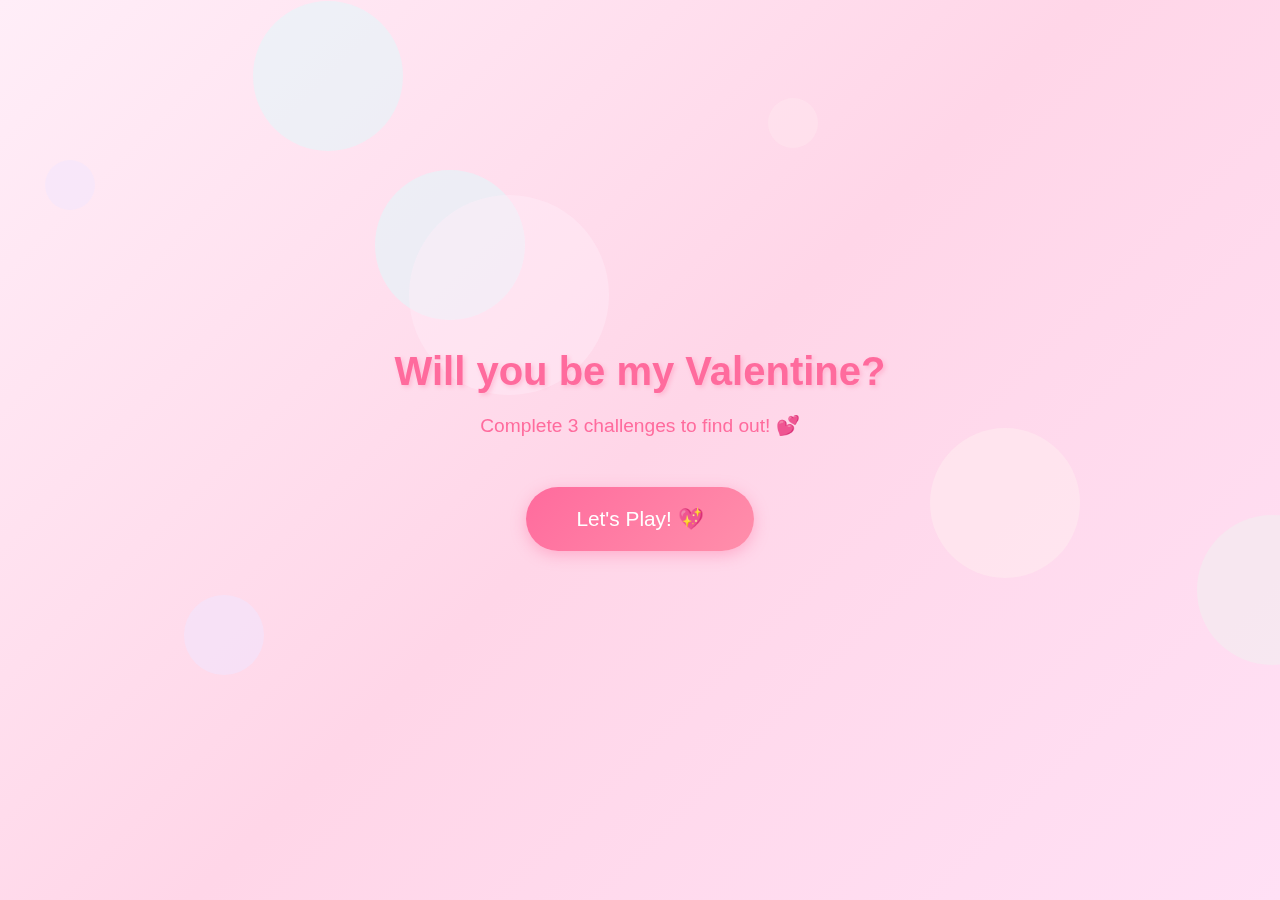
<file: index.html>
<!DOCTYPE html>
<html lang="en">

<head>
    <meta charset="UTF-8">
    <meta name="viewport" content="width=device-width, initial-scale=1.0">
    <title>Will you be my Valentine?</title>
    <link rel="stylesheet" href="css/style.css">
</head>

<body>
    <div class="page-container">
        <h1>Will you be my Valentine?</h1>
        <p style="text-align: center; color: #ff6b9d; margin-bottom: 30px; font-size: 1.2rem;">
            Complete 3 challenges to find out! 💕
        </p>
        <button onclick="window.location.href='roadmap.html'" style="padding: 20px 50px; font-size: 1.3rem;">
            Let's Play! 💖
        </button>
    </div>
    <script src="js/script.js"></script>
</body>

</html>
</file>
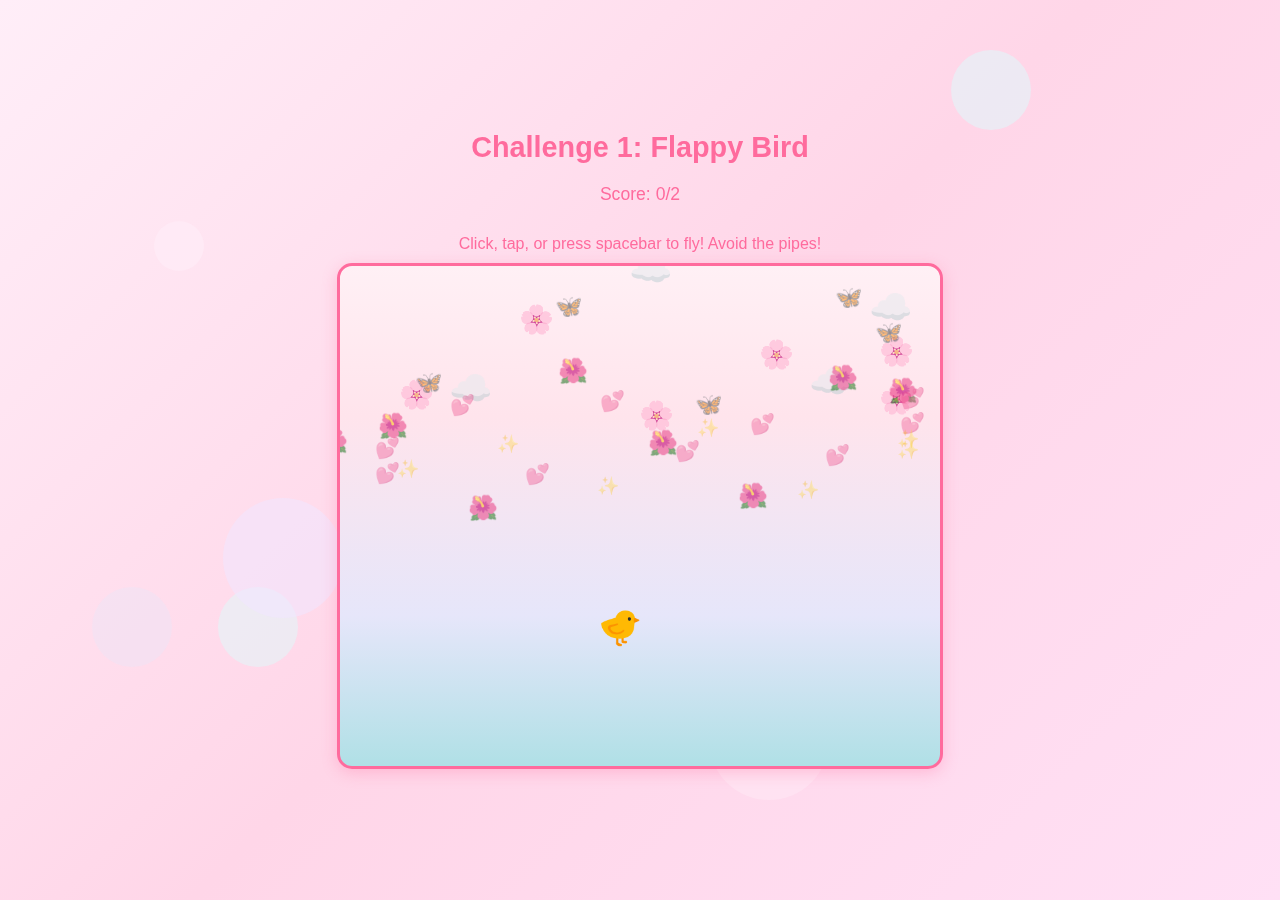
<file: flappy.html>
<!DOCTYPE html>
<html lang="en">

<head>
    <meta charset="UTF-8">
    <meta name="viewport" content="width=device-width, initial-scale=1.0">
    <title>Challenge 1: Flappy Bird</title>
    <link rel="stylesheet" href="css/style.css">
</head>

<body>
    <div class="page-container" id="flappy" class="view active">
        <h2>Challenge 1: Flappy Bird</h2>
        <div class="game-container">
            <div class="game-info">Score: <span id="flappyScore">0</span>/2</div>
            <p class="game-instructions">Click, tap, or press spacebar to fly! Avoid the pipes!</p>
            <canvas id="gameCanvas" width="600" height="500"></canvas>
            <button id="flappyNext" onclick="window.location.href='roadmap.html'" style="display: none;">Back to
                Roadmap</button>
        </div>
    </div>

    <script>
        document.addEventListener('DOMContentLoaded', function () {
            initFlappyGame();
        });
    </script>
    <script src="js/script.js"></script>
</body>

</html>
</file>
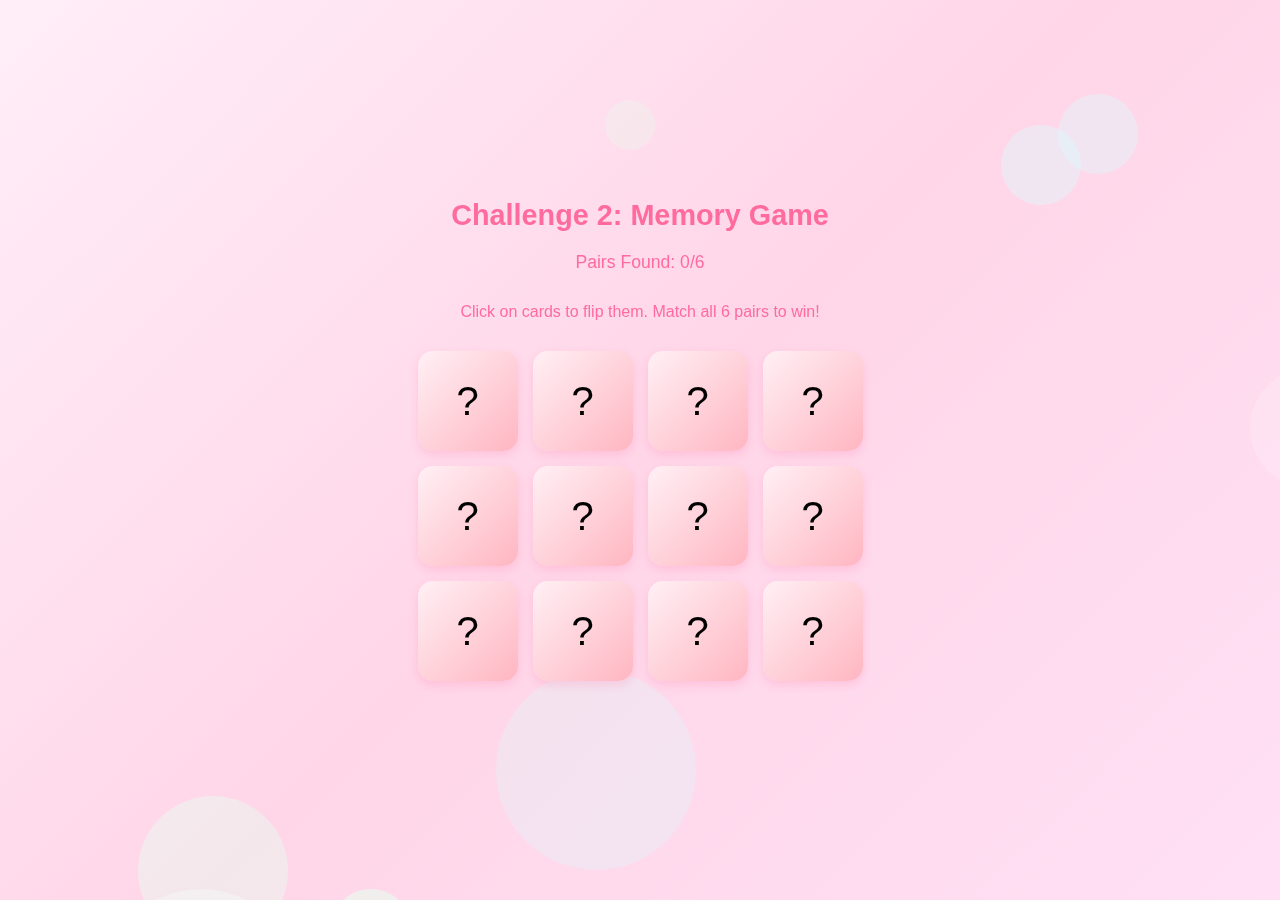
<file: memory.html>
<!DOCTYPE html>
<html lang="en">
<head>
    <meta charset="UTF-8">
    <meta name="viewport" content="width=device-width, initial-scale=1.0">
    <title>Challenge 2: Memory Game</title>
    <link rel="stylesheet" href="css/style.css">
</head>
<body>
    <div class="page-container">
        <h2>Challenge 2: Memory Game</h2>
        <div class="game-container">
            <div class="game-info">Pairs Found: <span id="pairsFound">0</span>/6</div>
            <p class="game-instructions">Click on cards to flip them. Match all 6 pairs to win!</p>
            <div class="memory-grid" id="memoryGrid"></div>
            <button id="memoryNext" onclick="window.location.href='roadmap.html'" style="display: none;">Back to Roadmap</button>
        </div>
    </div>
    
    <script>
        document.addEventListener('DOMContentLoaded', function() {
            initMemoryGame();
        });
    </script>
    <script src="js/script.js"></script>
</body>
</html>
</file>
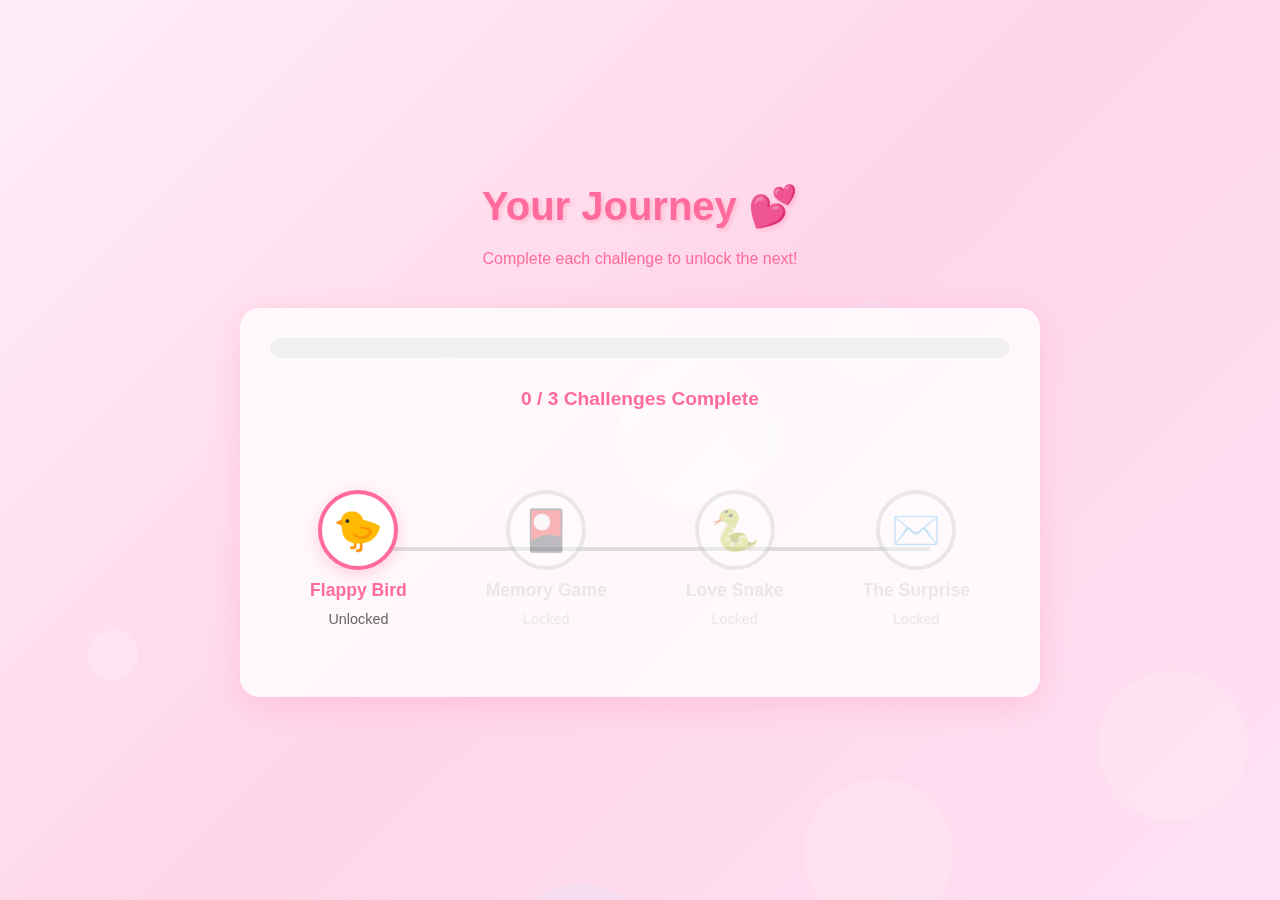
<file: roadmap.html>
<!DOCTYPE html>
<html lang="en">

<head>
    <meta charset="UTF-8">
    <meta name="viewport" content="width=device-width, initial-scale=1.0">
    <title>Your Journey - Valentine's Roadmap</title>
    <link rel="stylesheet" href="css/style.css">
    <style>
        .roadmap-container {
            text-align: center;
        }
    </style>
</head>

<body>
    <div class="page-container">
        <h1>Your Journey 💕</h1>
        <p style="text-align: center; color: #ff6b9d; margin-bottom: 20px;">
            Complete each challenge to unlock the next!
        </p>

        <div class="roadmap-container">
            <div class="progress-bar-container">
                <div class="progress-bar" id="progressBar"></div>
            </div>
            <div class="progress-text" id="progressText">0 / 3 Challenges Complete</div>

            <div class="roadmap" id="roadmap">
                <div class="roadmap-line"></div>
                <div class="roadmap-line-fill" id="roadmapLineFill"></div>

                <div class="roadmap-node" id="node-flappy" onclick="navigateToGame('flappy')">
                    <div class="node-icon">🐤</div>
                    <div class="node-title">Flappy Bird</div>
                    <div class="node-status" id="status-flappy">Unlocked</div>
                    <div class="node-checkmark">✅</div>
                </div>

                <div class="roadmap-node" id="node-memory" onclick="navigateToGame('memory')">
                    <div class="node-icon">🎴</div>
                    <div class="node-title">Memory Game</div>
                    <div class="node-status" id="status-memory">Locked</div>
                    <div class="node-checkmark">✅</div>
                </div>

                <div class="roadmap-node" id="node-snake" onclick="navigateToGame('snake')">
                    <div class="node-icon">🐍</div>
                    <div class="node-title">Love Snake</div>
                    <div class="node-status" id="status-snake">Locked</div>
                    <div class="node-checkmark">✅</div>
                </div>

                <div class="roadmap-node" id="node-envelope" onclick="navigateToGame('envelope')">
                    <div class="node-icon">✉️</div>
                    <div class="node-title">The Surprise</div>
                    <div class="node-status" id="status-envelope">Locked</div>
                    <div class="node-checkmark">✅</div>
                </div>
            </div>
        </div>
    </div>

    <script>
        function updateRoadmap() {
            const progress = getProgress();
            const completedCount = (progress.flappy ? 1 : 0) + (progress.memory ? 1 : 0) + (progress.snake ? 1 : 0);

            const progressBar = document.getElementById('progressBar');
            const progressText = document.getElementById('progressText');
            const percentages = [0, 33, 66, 100];
            const linePercentages = [0, 33, 66, 75];
            const percentage = percentages[completedCount];
            const linePercentage = linePercentages[completedCount];

            progressBar.style.width = percentage + '%';
            progressText.textContent = `${completedCount} / 3 Challenges Complete`;

            const roadmapLineFill = document.getElementById('roadmapLineFill');
            roadmapLineFill.style.width = linePercentage + '%';

            const nodes = {
                flappy: { unlocked: true, completed: progress.flappy },
                memory: { unlocked: progress.flappy, completed: progress.memory },
                snake: { unlocked: progress.flappy && progress.memory, completed: progress.snake },
                envelope: { unlocked: progress.allComplete, completed: false }
            };

            for (const [gameId, status] of Object.entries(nodes)) {
                const node = document.getElementById(`node-${gameId}`);
                const nodeStatus = document.getElementById(`status-${gameId}`);

                node.classList.remove('locked', 'unlocked', 'completed');

                if (status.completed) {
                    node.classList.add('completed');
                    nodeStatus.textContent = 'Complete!';
                } else if (status.unlocked) {
                    node.classList.add('unlocked');
                    nodeStatus.textContent = 'Unlocked';
                } else {
                    node.classList.add('locked');
                    nodeStatus.textContent = 'Locked';
                }
            }
        }

        function navigateToGame(gameId) {
            const progress = getProgress();

            switch (gameId) {
                case 'flappy':
                    window.location.href = 'flappy.html';
                    break;
                case 'memory':
                    if (progress.flappy) {
                        window.location.href = 'memory.html';
                    }
                    break;
                case 'snake':
                    if (progress.flappy && progress.memory) {
                        window.location.href = 'snake.html';
                    }
                    break;
                case 'envelope':
                    if (progress.allComplete) {
                        window.location.href = 'valentine.html';
                    }
                    break;
            }
        }

        document.addEventListener('DOMContentLoaded', function () {
            updateRoadmap();

            window.addEventListener('storage', function (e) {
                if (e.key === PROGRESS_KEY) {
                    updateRoadmap();
                }
            });
        });
    </script>
    <script src="js/script.js"></script>
</body>

</html>
</file>
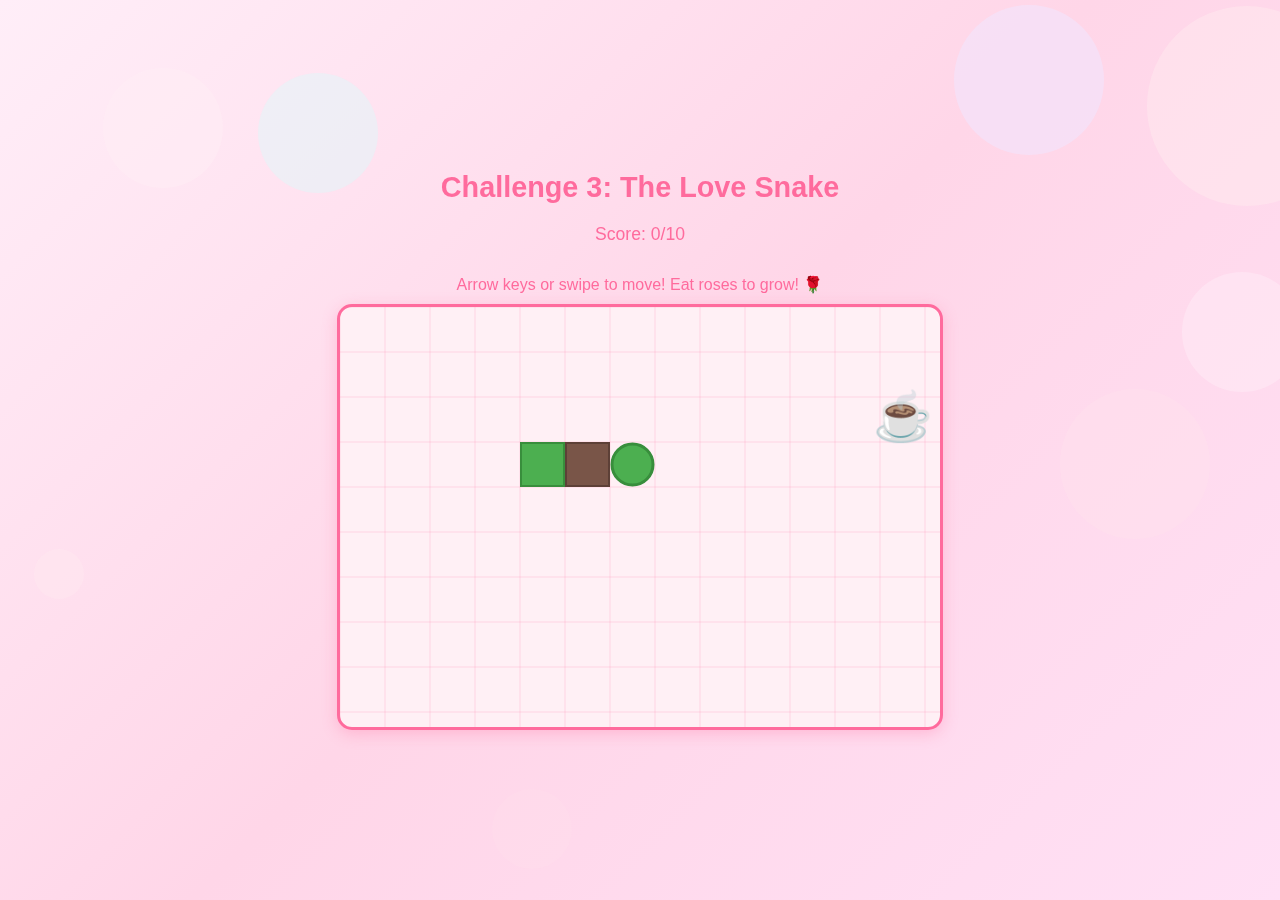
<file: snake.html>
<!DOCTYPE html>
<html lang="en">

<head>
    <meta charset="UTF-8">
    <meta name="viewport" content="width=device-width, initial-scale=1.0">
    <title>Challenge 3: Love Snake</title>
    <link rel="stylesheet" href="css/style.css">
</head>

<body>
    <div class="page-container" id="snake">
        <h2>Challenge 3: The Love Snake</h2>
        <div class="game-container">
            <div class="game-info">Score: <span id="snakeScore">0</span>/10</div>
            <p class="game-instructions">Arrow keys or swipe to move! Eat roses to grow! 🌹</p>
            <canvas id="snakeCanvas" width="600" height="420"></canvas>
            <button id="snakeNext" onclick="window.location.href='roadmap.html'" style="display: none;">Back to
                Roadmap</button>
        </div>
    </div>

    <script>
        document.addEventListener('DOMContentLoaded', function () {
            initSnakeGame();
        });
    </script>
    <script src="js/script.js"></script>
</body>

</html>
</file>
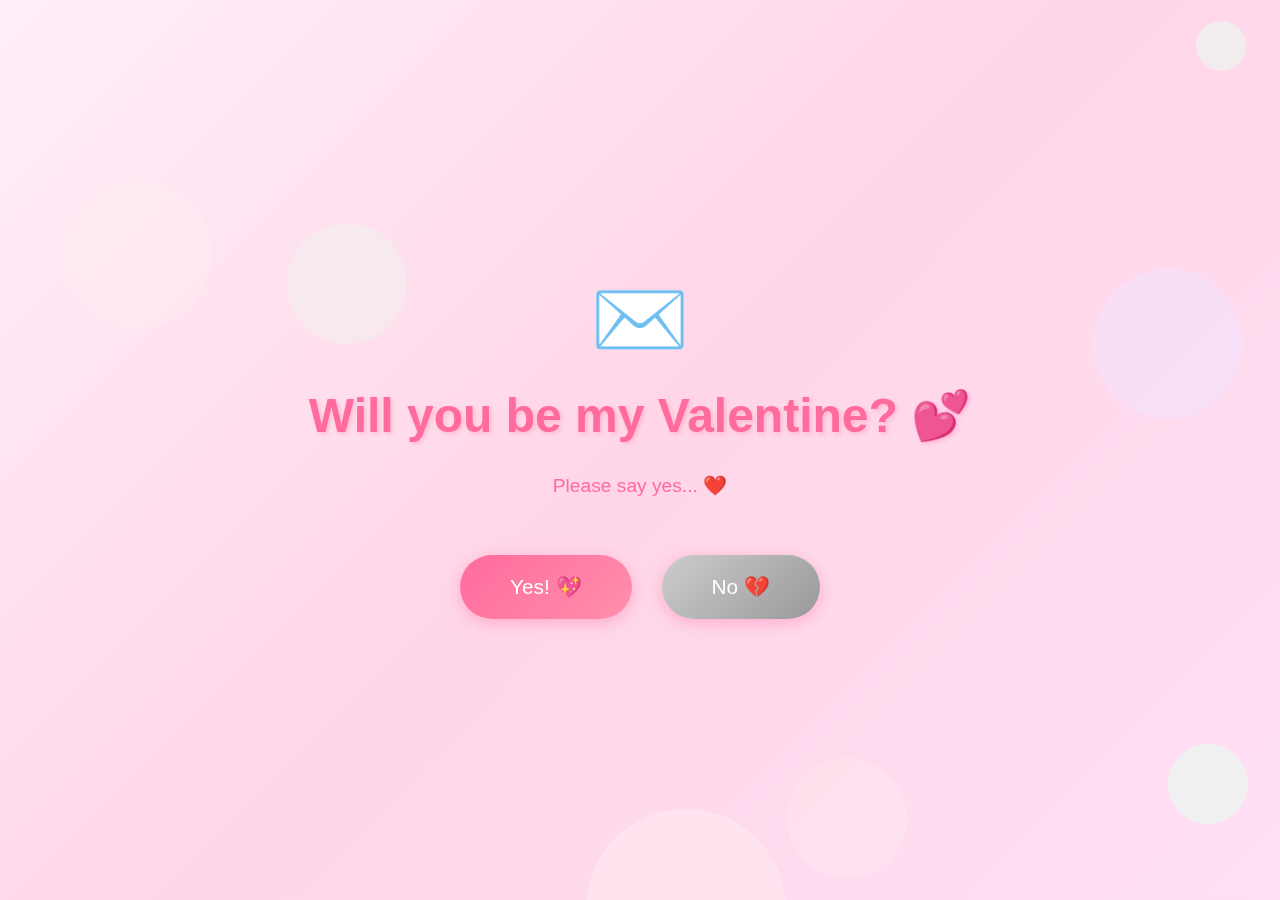
<file: valentine.html>
<!DOCTYPE html>
<html lang="en">
<head>
    <meta charset="UTF-8">
    <meta name="viewport" content="width=device-width, initial-scale=1.0">
    <title>Will you be my Valentine?</title>
    <link rel="stylesheet" href="css/style.css">
    <style>
        .button-container {
            display: flex;
            gap: 30px;
            flex-wrap: wrap;
            justify-content: center;
            align-items: center;
            min-height: 100px;
            width: 100%;
            max-width: 600px;
            margin: 0 auto;
        }
        
        #yesButton {
            transition: all 0.5s ease;
            flex-shrink: 0;
        }
        
        #noButton {
            transition: all 0.5s ease;
            flex-shrink: 0;
        }
        
        .page-container.centered {
            justify-content: center;
            align-items: center;
        }
    </style>
</head>
<body>
    <div class="page-container">
        <div style="font-size: 5rem; margin-bottom: 20px;">✉️</div>
        <h1 style="font-size: 3rem; margin-bottom: 30px;">Will you be my Valentine? 💕</h1>
        <p style="text-align: center; color: #ff6b9d; margin-bottom: 30px; font-size: 1.2rem;">
            Please say yes... ❤️
        </p>
        <div class="button-container">
            <button id="yesButton" onclick="handleValentineAnswer('yes')" style="background: linear-gradient(135deg, #ff6b9d 0%, #ff8fab 100%); padding: 20px 50px; font-size: 1.3rem;">Yes! 💖</button>
            <button id="noButton" onclick="handleValentineAnswer('no')" style="background: linear-gradient(135deg, #ccc 0%, #999 100%); padding: 20px 50px; font-size: 1.3rem;">No 💔</button>
        </div>
    </div>
    
    <script>
        let noClickCount = 0;
        const maxClicks = 5;
        
        function handleValentineAnswer(answer) {
            if (answer === 'yes') {
                window.location.href = 'itinerary.html';
            } else if (answer === 'no') {
                noClickCount++;
                
                const yesButton = document.getElementById('yesButton');
                const noButton = document.getElementById('noButton');
                
                if (noClickCount >= maxClicks) {
                    noButton.style.display = 'none';
                    yesButton.style.padding = '60px 120px';
                    yesButton.style.fontSize = '3rem';
                } else {
                    const yesScale = 1 + (noClickCount * 0.3);
                    const noScale = Math.max(0.3, 1 - (noClickCount * 0.2));
                    
                    yesButton.style.transform = `scale(${yesScale})`;
                    yesButton.style.padding = `${20 + noClickCount * 10}px ${50 + noClickCount * 15}px`;
                    yesButton.style.fontSize = `${1.3 + noClickCount * 0.3}rem`;
                    
                    noButton.style.transform = `scale(${noScale})`;
                    noButton.style.padding = `${Math.max(10, 20 - noClickCount * 3)}px ${Math.max(25, 50 - noClickCount * 8)}px`;
                    noButton.style.fontSize = `${Math.max(0.7, 1.3 - noClickCount * 0.15)}rem`;
                }
            }
        }
        
        document.addEventListener('DOMContentLoaded', function() {
            createConfetti();
        });
    </script>
    <script src="js/script.js"></script>
</body>
</html>
</file>
<file: css/style.css>
* {
    margin: 0;
    padding: 0;
    box-sizing: border-box;
}

body {
    font-family: 'Comic Sans MS', cursive, sans-serif;
    background: linear-gradient(135deg, #ffeef8 0%, #ffd6e8 50%, #ffe0f5 100%);
    min-height: 100vh;
    overflow-x: hidden;
    position: relative;
}

.pastel-circle {
    position: fixed;
    border-radius: 50%;
    z-index: -1;
    pointer-events: none;
}

.page-container {
    display: flex;
    flex-direction: column;
    align-items: center;
    justify-content: center;
    min-height: 100vh;
    padding: 20px;
    position: relative;
    /* z-index removed to handle global stacking with background */
}

h1 {
    font-size: 2.5rem;
    color: #ff6b9d;
    text-align: center;
    margin-bottom: 20px;
    text-shadow: 2px 2px 4px rgba(255, 107, 157, 0.3);
}

h2 {
    font-size: 1.8rem;
    color: #ff6b9d;
    margin-bottom: 20px;
    text-align: center;
}

button {
    background: linear-gradient(135deg, #ff6b9d 0%, #ff8fab 100%);
    color: white;
    border: none;
    padding: 22.5px 45px;
    font-size: 1.8rem;
    border-radius: 35px;
    cursor: pointer;
    margin-top: 20px;
    box-shadow: 0 4px 15px rgba(255, 107, 157, 0.4);
    transition: transform 0.3s, box-shadow 0.3s;
    position: relative;
    z-index: 10;
    /* Topmost */
}

button:hover {
    transform: scale(1.05);
    box-shadow: 0 6px 20px rgba(255, 107, 157, 0.6);
}

button:disabled {
    background: linear-gradient(135deg, #ccc 0%, #999 100%);
    cursor: not-allowed;
    transform: none;
}

button:disabled:hover {
    box-shadow: none;
}

.heart {
    position: fixed;
    font-size: 20px;
    animation: float 15s infinite;
    opacity: 0.6;
    z-index: 0;
}

@keyframes float {
    0% {
        transform: translateY(100vh) rotate(0deg);
        opacity: 0;
    }

    10% {
        opacity: 0.6;
    }

    90% {
        opacity: 0.6;
    }

    100% {
        transform: translateY(-100vh) rotate(360deg);
        opacity: 0;
    }
}

/* Memory Game Styles */
.memory-grid {
    display: grid;
    grid-template-columns: repeat(4, 1fr);
    gap: 15px;
    max-width: 500px;
    margin: 20px auto;
    z-index: 10;
    position: relative;
    min-height: 200px;
}

.card {
    width: 100px;
    height: 100px;
    background: linear-gradient(135deg, #fff0f5 0%, #ffb6c1 100%);
    border-radius: 15px;
    display: flex;
    align-items: center;
    justify-content: center;
    font-size: 2.5rem;
    cursor: pointer;
    transition: all 0.4s cubic-bezier(0.175, 0.885, 0.32, 1.275);
    box-shadow: 0 4px 10px rgba(255, 107, 157, 0.2);
    z-index: 10;
    position: relative;
    user-select: none;
    -webkit-user-select: none;
    transform-style: preserve-3d;
    backface-visibility: hidden;
}

.card span {
    pointer-events: none;
    transition: transform 0.4s cubic-bezier(0.175, 0.885, 0.32, 1.275);
}

.card:hover {
    transform: scale(1.08) translateY(-5px);
    box-shadow: 0 8px 20px rgba(255, 107, 157, 0.4);
}

.card.flipped {
    background: linear-gradient(135deg, #ff6b9d 0%, #ff8fab 100%);
    color: white;
    transform: scale(1.1) rotateY(360deg);
    box-shadow: 0 8px 25px rgba(255, 107, 157, 0.5);
}

.card.flipped span {
    transform: scale(1.2);
}

.card.matched {
    background: linear-gradient(135deg, #90EE90 0%, #98FB98 100%);
    animation: matchPulse 0.6s ease-out, matchGlow 1s ease-out infinite alternate;
}

@keyframes matchPulse {
    0% {
        transform: scale(1);
    }

    50% {
        transform: scale(1.2);
    }

    100% {
        transform: scale(1.1);
    }
}

@keyframes matchGlow {
    0% {
        box-shadow: 0 0 10px rgba(144, 238, 144, 0.5);
    }

    100% {
        box-shadow: 0 0 30px rgba(144, 238, 144, 0.8);
    }
}

/* Game Container Styles */
.game-info {
    text-align: center;
    margin-bottom: 20px;
    color: #ff6b9d;
    font-size: 1.1rem;
}

#gameCanvas,
#snakeCanvas {
    border: 3px solid #ff6b9d;
    border-radius: 15px;
    background: linear-gradient(180deg, #FFF0F5 0%, #FFE4EC 30%, #E6E6FA 70%, #B0E0E6 100%);
    box-shadow: 0 4px 15px rgba(255, 107, 157, 0.3);
}

#snakeCanvas {
    background: #FFF0F5;
    max-width: 100%;
    height: auto;
}

.game-container {
    display: flex;
    flex-direction: column;
    align-items: center;
}

.game-instructions {
    color: #ff6b9d;
    margin: 10px 0;
    text-align: center;
}

/* Itinerary Styles */
.itinerary-container {
    background: white;
    padding: 40px;
    border-radius: 20px;
    box-shadow: 0 4px 15px rgba(255, 107, 157, 0.2);
    max-width: 960px;
    width: 100%;
    position: relative;
    z-index: 1;
    /* Behind SVG (2) */
}

.timeline {
    position: relative;
    padding: 20px 0;
    max-width: 700px;
    margin: 0 auto;
}

.timeline::before {
    content: '';
    position: absolute;
    left: 50%;
    top: 0;
    bottom: 0;
    width: 4px;
    background: linear-gradient(180deg, #ff6b9d 0%, #ff8fab 100%);
    transform: translateX(-50%);
}

.timeline-item {
    position: relative;
    margin-bottom: 40px;
    width: 45%;
    /* Sligthly reduced width to fit card */
    padding: 30px;
    /* Added padding for card content */
    opacity: 0;
    transform: perspective(1000px) rotateX(10deg) translateY(50px) scale(0.9);
    transition: all 0.8s cubic-bezier(0.2, 0.8, 0.2, 1);
    box-shadow: 0 10px 25px rgba(0, 0, 0, 0.1);
    background: white;
    /* Fallback */
    /* Centering Content */
    text-align: center;
    display: flex;
    flex-direction: column;
    align-items: center;
    justify-content: center;
}

/* Alternating Pastel Colors */
/* Alternating Pastel Colors */
.timeline-item:nth-child(3n+1) {
    background: linear-gradient(135deg, #ffeef8 0%, #fff0f5 100%);
    /* Pink-ish */
}

.timeline-item:nth-child(3n+2) {
    background: linear-gradient(135deg, #e6e6fa 0%, #f3e6ff 100%);
    /* Purple-ish */
}

.timeline-item:nth-child(3n+3) {
    background: linear-gradient(135deg, #e0f7fa 0%, #e1f5fe 100%);
    /* Blue-ish */
}

.timeline-item.visible {
    opacity: 1;
    transform: perspective(1000px) rotateX(0) translateY(0) scale(1);
}

.timeline-item:nth-child(odd) {
    left: 0;
    text-align: center;
    /* Override previous specificity */
}

.timeline-item:nth-child(even) {
    left: 55%;
    text-align: center;
    /* Override previous specificity */
}

.timeline-item::before {
    content: '';
    position: absolute;
    top: 50%;
    /* Connect to center of box height */
    width: 12%;
    /* Span the gap (approx 5% + overlaps) */
    height: 4px;
    background: #ff6b9d;
    z-index: 2;
}

.timeline-item:nth-child(odd)::before {
    right: -12%;
    /* Extend outwards to right */
}

.timeline-item:nth-child(even)::before {
    left: -12%;
    /* Extend outwards to left */
}

.timeline-emoji {
    font-size: 4.5rem;
    margin-bottom: 15px;
    display: block;
    transition: transform 0.3s ease;
}

.timeline-emoji:hover {
    transform: scale(1.2) rotate(10deg);
}

.timeline-content {
    color: #666;
    font-size: 1.3rem;
    line-height: 1.6;
}

.footer {
    text-align: center;
    margin-top: 30px;
    font-size: 1.5rem;
    color: #ff6b9d;
}

/* Confetti Styles */
.confetti {
    position: fixed;
    width: 10px;
    height: 10px;
    background: #ff6b9d;
    animation: confettiFall 3s linear forwards;
}

@keyframes confettiFall {
    0% {
        transform: translateY(-100vh) rotate(0deg);
        opacity: 1;
    }

    100% {
        transform: translateY(100vh) rotate(720deg);
        opacity: 0;
    }
}

/* Roadmap Styles */
.roadmap-container {
    max-width: 800px;
    width: 100%;
    margin: 20px auto;
    padding: 30px;
    background: rgba(255, 255, 255, 0.8);
    border-radius: 20px;
    box-shadow: 0 8px 30px rgba(255, 107, 157, 0.2);
}

.progress-bar-container {
    width: 100%;
    height: 20px;
    background: #f0f0f0;
    border-radius: 10px;
    margin-bottom: 30px;
    overflow: hidden;
}

.progress-bar {
    height: 100%;
    background: linear-gradient(90deg, #90EE90 0%, #ff6b9d 100%);
    transition: width 0.5s ease-out;
    border-radius: 10px;
}

.progress-text {
    text-align: center;
    margin-bottom: 20px;
    font-size: 1.2rem;
    color: #ff6b9d;
    font-weight: bold;
}

.roadmap {
    display: flex;
    flex-direction: row;
    align-items: center;
    justify-content: space-between;
    gap: 30px;
    position: relative;
    padding: 60px 40px 40px;
    flex-wrap: wrap;
}

.roadmap-line {
    position: absolute;
    left: 80px;
    right: 80px;
    top: 50%;
    transform: translateY(-50%);
    height: 4px;
    background: #ddd;
    z-index: 1;
}

.roadmap-line-fill {
    position: absolute;
    left: 80px;
    height: 4px;
    background: linear-gradient(90deg, #90EE90 0%, #ff6b9d 100%);
    z-index: 1;
    transition: width 0.5s ease-out;
}

.roadmap-node {
    position: relative;
    z-index: 2;
    display: flex;
    flex-direction: column;
    align-items: center;
    gap: 10px;
    cursor: pointer;
    transition: all 0.3s ease;
    flex-shrink: 0;
}

.roadmap-node.locked {
    opacity: 0.4;
    pointer-events: none;
}

.roadmap-node.unlocked {
    opacity: 1;
    animation: nodeGlow 2s ease-in-out infinite alternate;
}

.roadmap-node.completed {
    opacity: 1;
}

@keyframes nodeGlow {
    0% {
        filter: drop-shadow(0 0 5px rgba(255, 107, 157, 0.5));
    }

    100% {
        filter: drop-shadow(0 0 15px rgba(255, 107, 157, 0.8));
    }
}

.node-icon {
    width: 80px;
    height: 80px;
    border-radius: 50%;
    background: white;
    border: 4px solid #ff6b9d;
    display: flex;
    align-items: center;
    justify-content: center;
    font-size: 2.5rem;
    transition: all 0.3s ease;
    box-shadow: 0 4px 15px rgba(255, 107, 157, 0.3);
}

.roadmap-node.locked .node-icon {
    border-color: #ccc;
    box-shadow: none;
}

.roadmap-node.completed .node-icon {
    border-color: #90EE90;
    background: linear-gradient(135deg, #90EE90 0%, #98FB98 100%);
}

.roadmap-node.unlocked:hover .node-icon {
    transform: scale(1.1);
    box-shadow: 0 6px 20px rgba(255, 107, 157, 0.5);
}

.node-title {
    font-size: 1.1rem;
    font-weight: bold;
    color: #ff6b9d;
    text-align: center;
}

.node-status {
    font-size: 0.9rem;
    color: #666;
}

.roadmap-node.locked .node-title,
.roadmap-node.locked .node-status {
    color: #ccc;
}

.roadmap-node.completed .node-status {
    color: #90EE90;
}

.node-checkmark {
    position: absolute;
    top: -10px;
    right: -10px;
    font-size: 1.5rem;
    opacity: 0;
    transition: opacity 0.3s ease;
}

.roadmap-node.completed .node-checkmark {
    opacity: 1;
    animation: checkmarkPop 0.5s ease-out;
}

@keyframes checkmarkPop {
    0% {
        transform: scale(0);
    }

    50% {
        transform: scale(1.3);
    }

    100% {
        transform: scale(1);
    }
}

/* Responsive Styles */
@media (max-width: 768px) {
    .timeline {
        padding-left: 30px;
    }

    .timeline::before {
        left: 10px;
        transform: none;
    }

    .timeline-item {
        width: 100%;
        left: auto !important;
        padding-left: 50px;
        padding-right: 0;
        text-align: left !important;
    }

    .timeline-item::before {
        left: 10px !important;
        right: auto !important;
        width: 40px;
    }
}

@media (max-width: 480px) {
    h1 {
        font-size: 2rem;
    }

    .memory-grid {
        grid-template-columns: repeat(3, 1fr);
        gap: 10px;
        max-width: 350px;
    }

    .card {
        width: 85px;
        height: 85px;
        font-size: 2rem;
    }

    #gameCanvas,
    #snakeCanvas {
        width: 100%;
        height: 300px;
    }

    .roadmap-container {
        padding: 20px;
    }

    /* Vertical roadmap on mobile */
    .roadmap {
        flex-direction: column;
        padding: 20px 0;
    }

    .roadmap-line {
        left: 50%;
        right: auto;
        top: 0;
        bottom: 0;
        height: auto;
        width: 4px;
        transform: translateX(-50%);
    }

    .roadmap-line-fill {
        left: 50%;
        height: auto;
        width: 4px;
        transform: translateX(-50%);
        transition: height 0.5s ease-out;
    }

    .node-icon {
        width: 60px;
        height: 60px;
        font-size: 2rem;
    }

    .node-title {
        font-size: 0.9rem;
    }

    .timeline-emoji {
        font-size: 2rem;
    }
}

@media (min-width: 481px) and (max-width: 768px) {
    .roadmap {
        padding: 60px 20px 40px;
    }

    .roadmap-line {
        left: 50px;
        right: 50px;
    }

    .roadmap-line-fill {
        left: 50px;
    }

    .node-icon {
        width: 70px;
        height: 70px;
        font-size: 2.2rem;
    }
}
</file>
